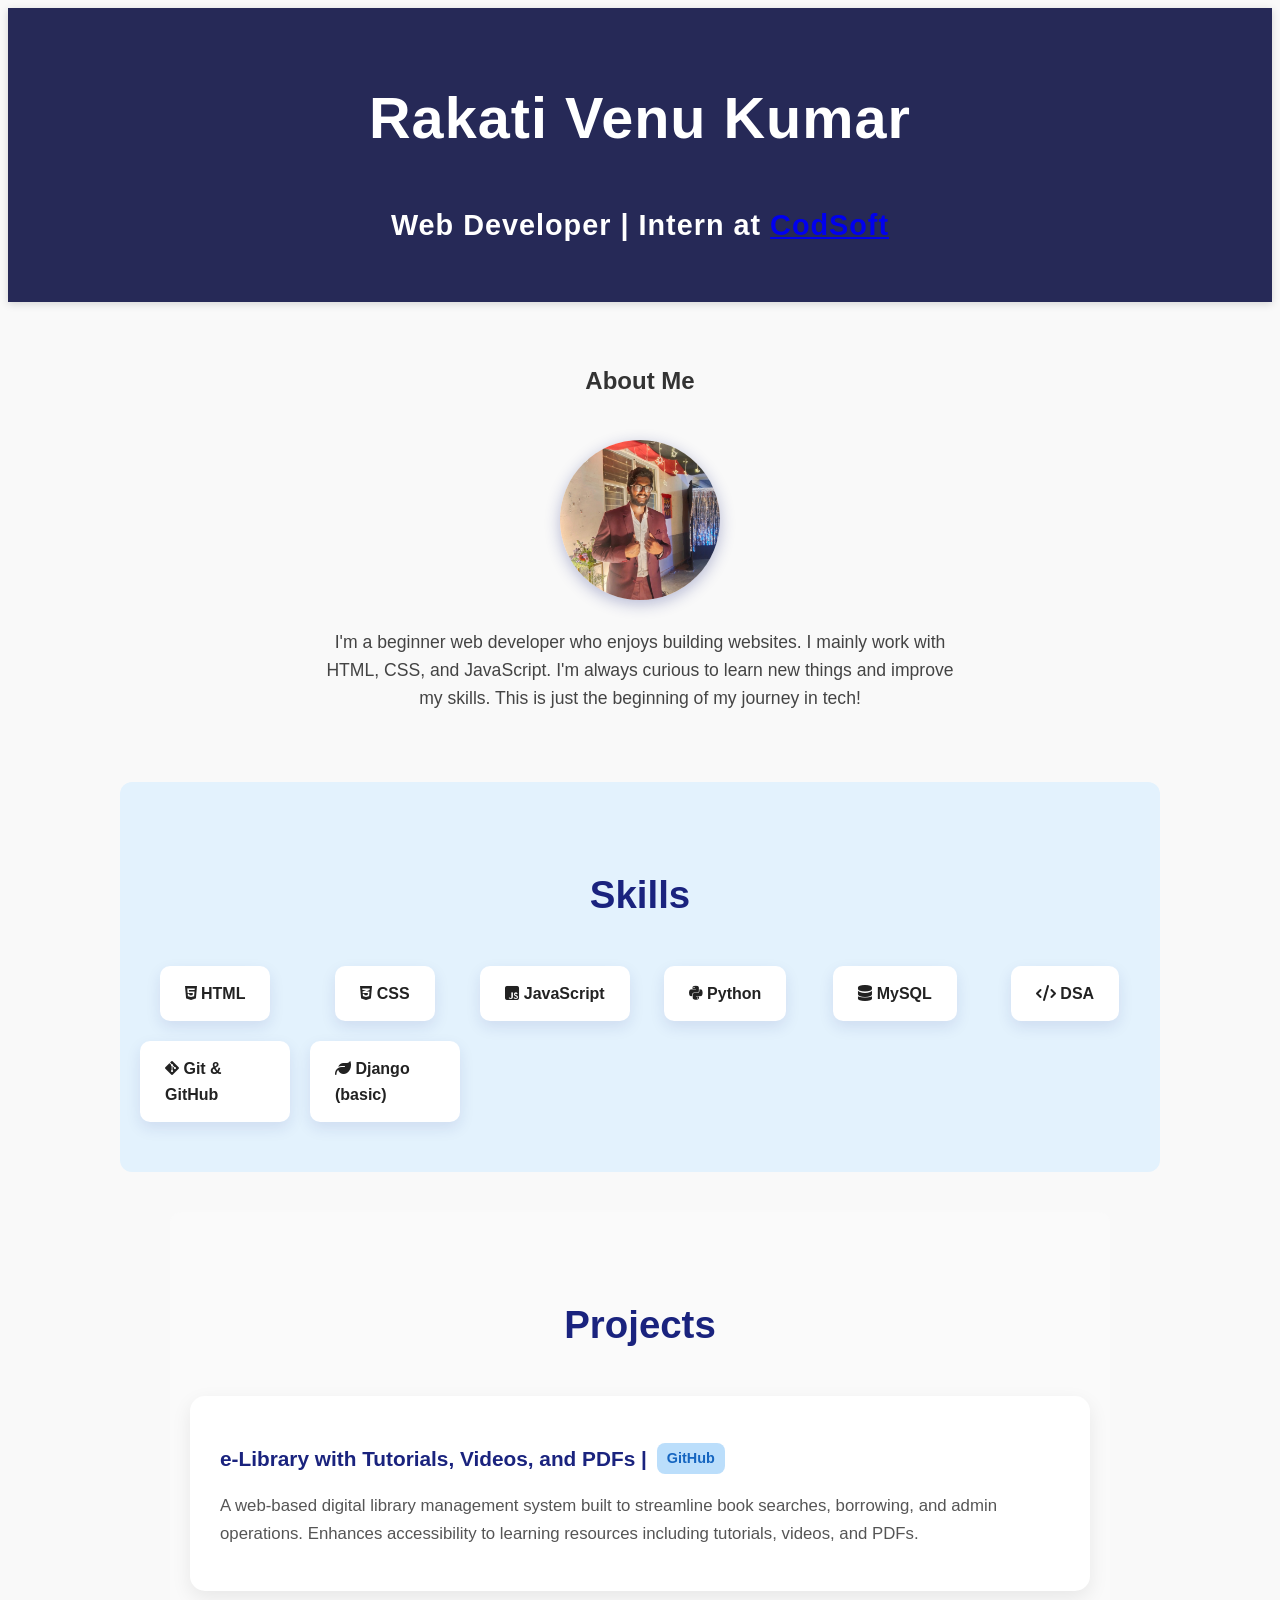
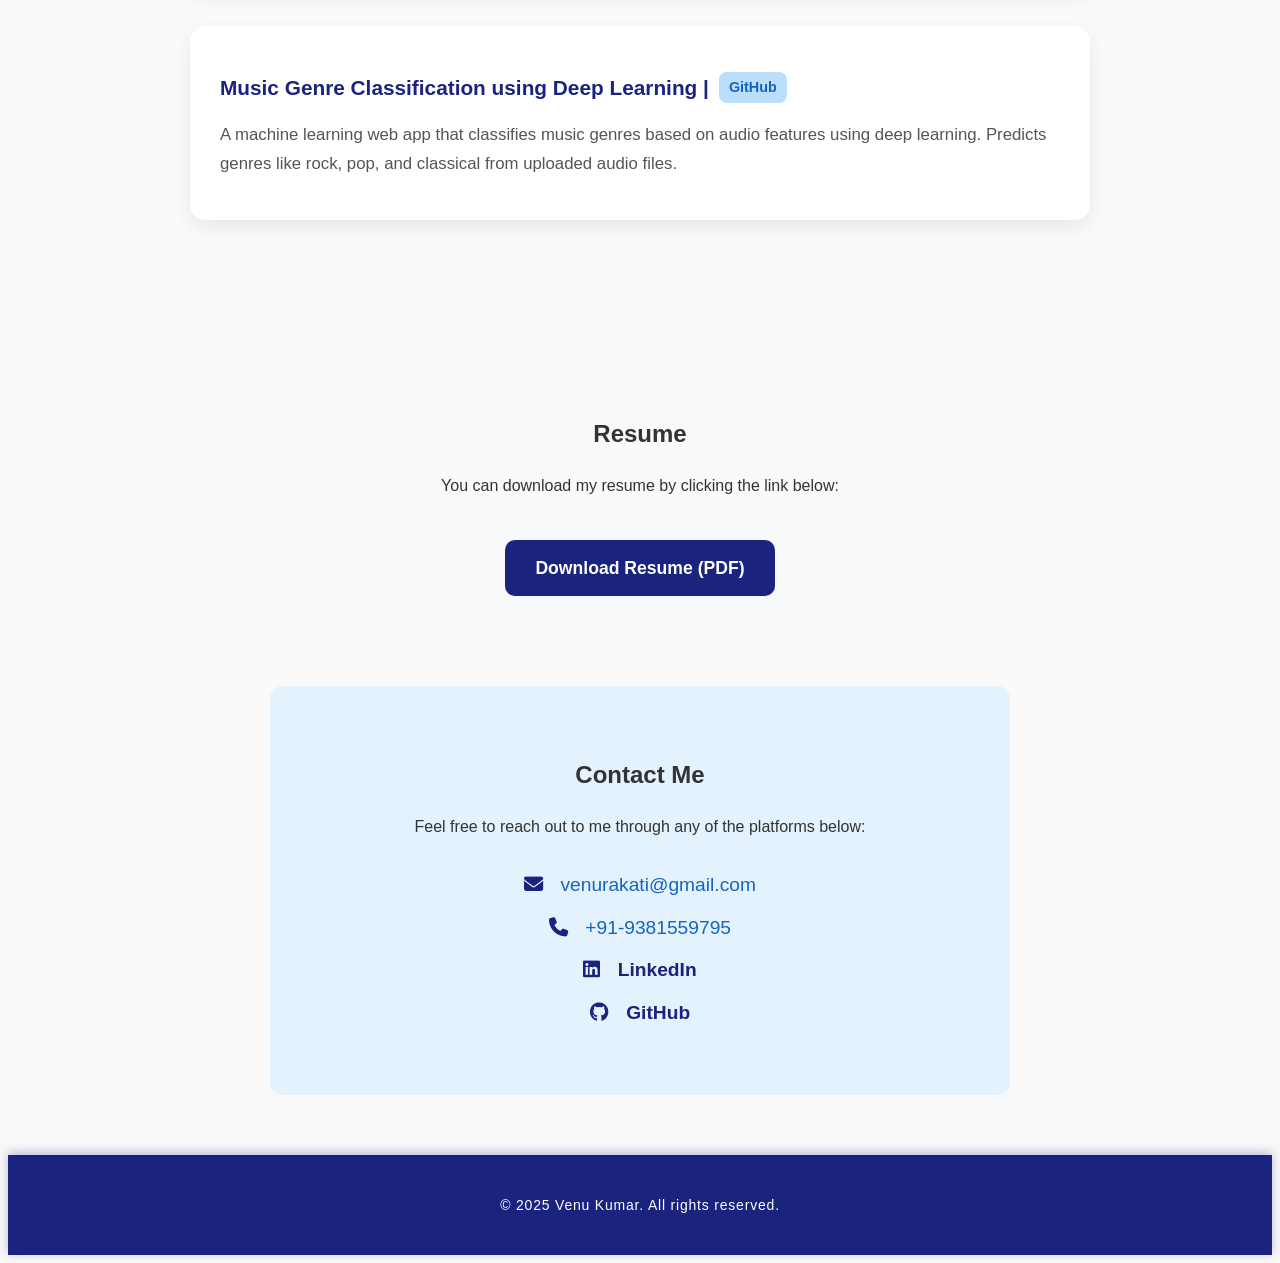
<file: Level1_Task1_PersonalPortfolio/index.html>
<!DOCTYPE html>
<html lang="en">
<head>
    <meta charset="UTF-8">
    <meta name="viewport" content="width=device-width, initial-scale=1.0">
    <title>My Portfolio</title>
    <link rel="stylesheet" href="style.css">

    <!-- Font Awesome CDN for icons -->
    <link
        rel="stylesheet"
        href="https://cdnjs.cloudflare.com/ajax/libs/font-awesome/6.4.0/css/all.min.css"
    />
</head>
<body>
    <!-- Header -->
    <header>
    <h1>Rakati Venu Kumar</h1>
    <p>Web Developer  |  Intern at <a href="https://www.codsoft.com/" target="_blank">CodSoft</a></p>
    </header>

    <!-- About Section -->
     <section id="about">
        <h2>About Me</h2>
        <img src="assets/profile.jpg" alt="Profile Photo" width="150" />
        <p>I'm a beginner web developer who enjoys building websites. I mainly work with HTML, CSS, and JavaScript. I'm always curious to learn new things and improve my skills. This is just the beginning of my journey in tech!</p>
    </section>

    <!-- Skills Section -->
    <section id="skills">
        <h2>Skills</h2>
        <div class="skills-grid">
            <div class="skill"><i class="fab fa-html5"></i> HTML</div>
            <div class="skill"><i class="fab fa-css3-alt"></i> CSS</div>
            <div class="skill"><i class="fab fa-js-square"></i> JavaScript</div>
            <div class="skill"><i class="fab fa-python"></i> Python</div>
            <div class="skill"><i class="fas fa-database"></i> MySQL</div>
            <div class="skill"><i class="fas fa-code"></i> DSA</div>
            <div class="skill"><i class="fab fa-git-alt"></i> Git & GitHub</div>
            <div class="skill"><i class="fas fa-leaf"></i> Django (basic)</div>
    </div>
    </section>


    <!-- Projects Section -->
    <section id="projects">
        <h2>Projects</h2>
        
        <div class="project">
            <h3>e-Library with Tutorials, Videos, and PDFs |
                <a href="https://github.com/Venukumar23/e-Library" target="_blank" class="github-link">GitHub</a>
            </h3>
            <p>
            A web-based digital library management system built to streamline book searches,
            borrowing, and admin operations. Enhances accessibility to learning resources
            including tutorials, videos, and PDFs.
            </p>
        </div>

        <div class="project">
            <h3>Music Genre Classification using Deep Learning |
                <a href="https://github.com/Venukumar23/Music-Genre-Classification" target="_blank" class="github-link">GitHub</a>
            </h3>
            <p>
            A machine learning web app that classifies music genres based on audio features
            using deep learning. Predicts genres like rock, pop, and classical from uploaded audio files.
            </p>
        </div>
    </section>

    <!-- Resume Section -->
    <section id="resume">
        <h2>Resume</h2>
        <p>You can download my resume by clicking the link below:</p>
        <a href="assets/VenuResume.pdf" download class="resume-btn">Download Resume (PDF)</a>
    </section>

    <!-- Contact Section -->
    <section id="contact">
        <h2>Contact Me</h2>
        <p>Feel free to reach out to me through any of the platforms below:</p>
    
        <ul class="contact-list">
            <li><i class="fas fa-envelope"></i> venurakati@gmail.com</li>
            <li><i class="fas fa-phone"></i> +91-9381559795</li>
            <li>
            <i class="fab fa-linkedin"></i>
            <a href="https://www.linkedin.com/in/rakati-venu-kumar-0748bb302/" target="_blank">LinkedIn</a>
            </li>
            <li>
            <i class="fab fa-github"></i>
            <a href="https://github.com/Venukumar23" target="_blank">GitHub</a>
            </li>
        </ul>
    </section>

    <!-- Footer -->
    <footer>
        <p>&copy; 2025 Venu Kumar. All rights reserved.</p>
    </footer>

</body>
</html>
</file>
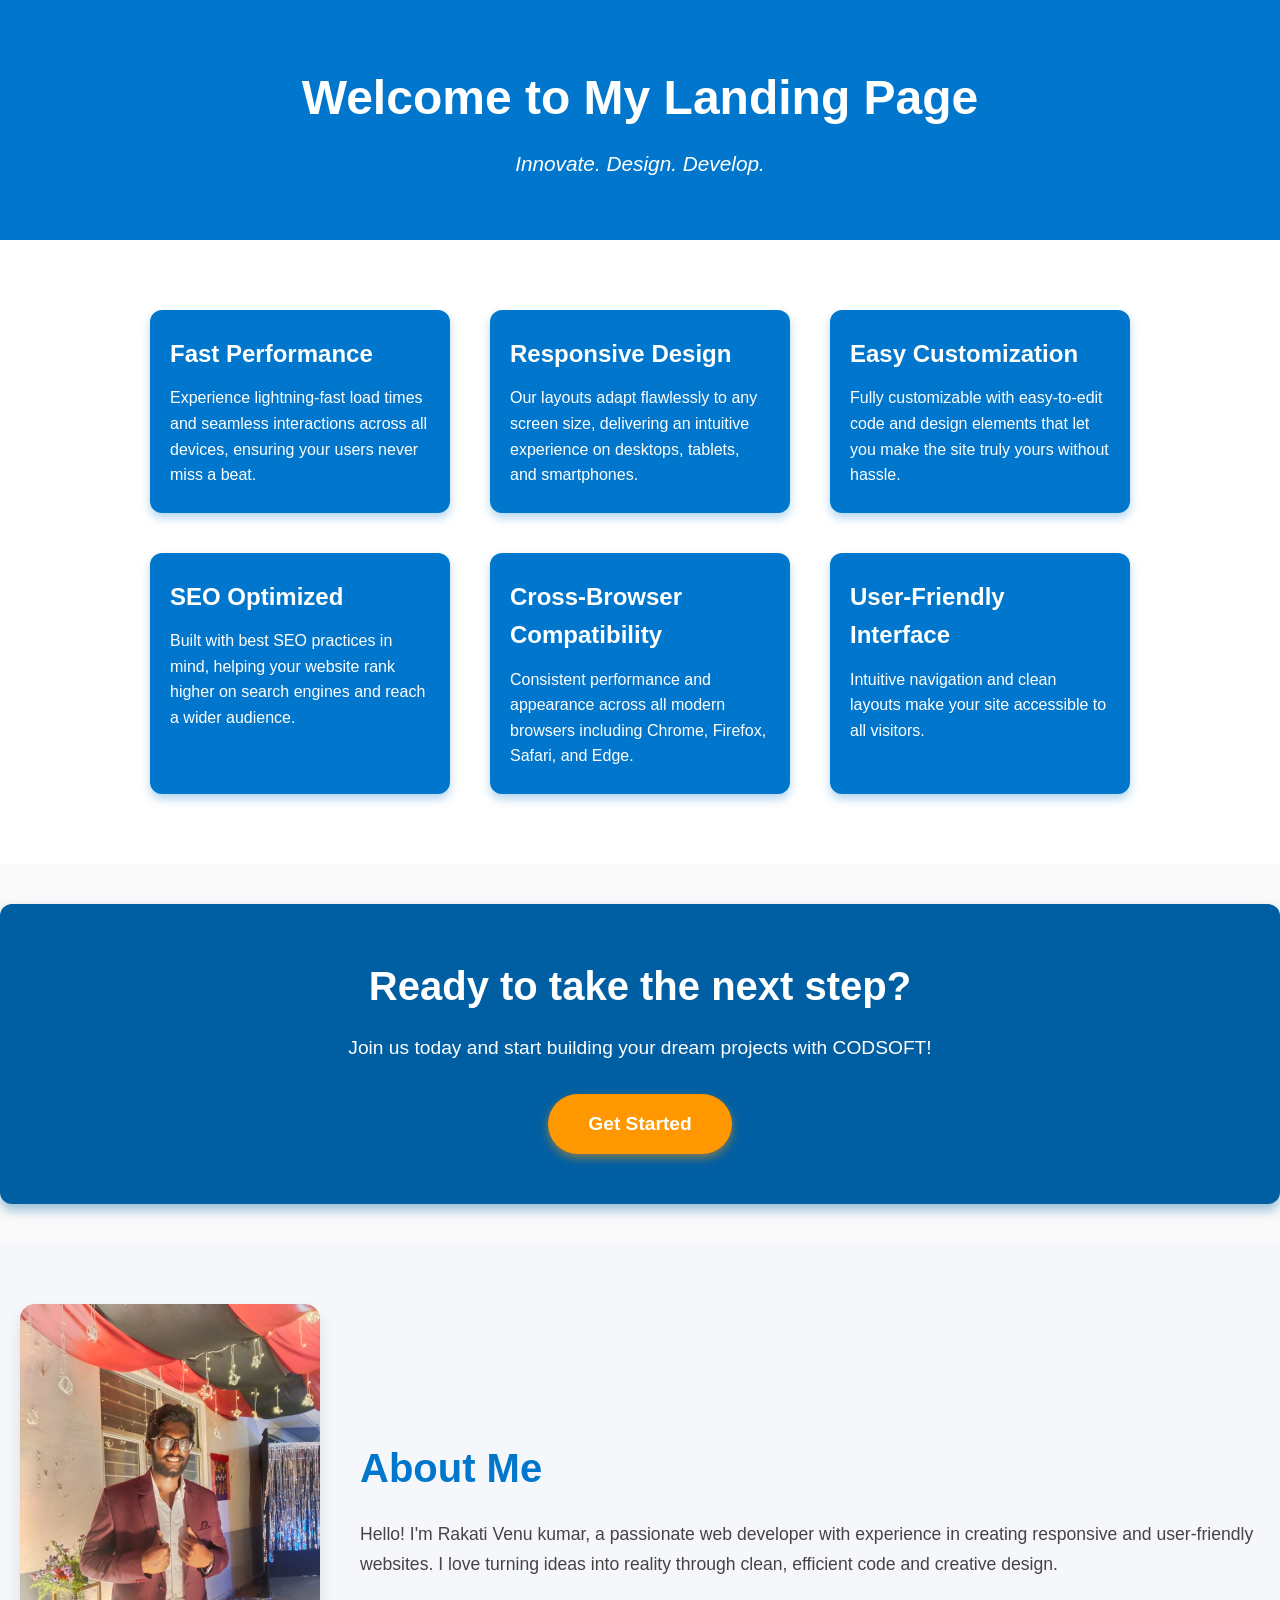
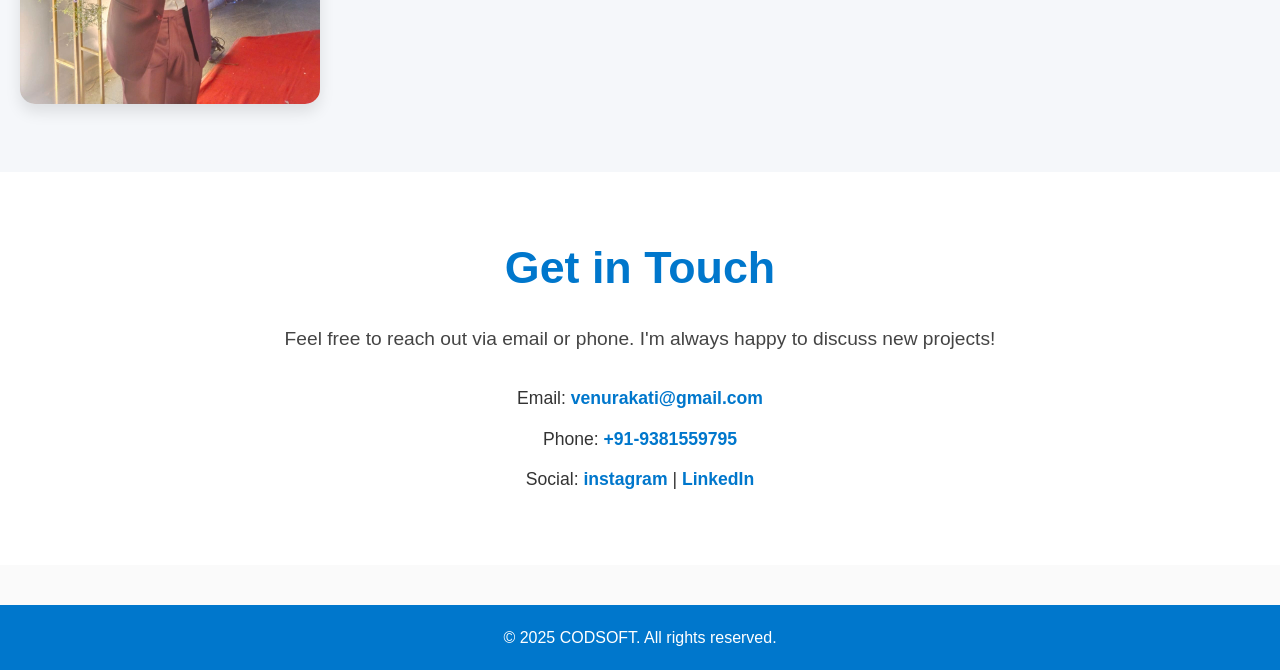
<file: Level1_Task2_LandingPage/index.html>
<!DOCTYPE html>
<html lang="en">
<head>
  <meta charset="UTF-8" />
  <meta name="viewport" content="width=device-width, initial-scale=1.0"/>
  <title>Landing Page</title>
  <link rel="stylesheet" href="style.css" />
</head>
<body>
    <header>
        <h1>Welcome to My Landing Page</h1>
        <p>Innovate. Design. Develop.</p>
    </header>

    <section class="features">
        <div class="feature-box">
            <h2>Fast Performance</h2>
            <p>Experience lightning-fast load times and seamless interactions across all devices, ensuring your users never miss a beat.</p>
        </div>
        <div class="feature-box">
            <h2>Responsive Design</h2>
            <p>Our layouts adapt flawlessly to any screen size, delivering an intuitive experience on desktops, tablets, and smartphones.</p>
        </div>
        <div class="feature-box">
            <h2>Easy Customization</h2>
            <p>Fully customizable with easy-to-edit code and design elements that let you make the site truly yours without hassle.</p>
        </div>
        <div class="feature-box">
            <h2>SEO Optimized</h2>
            <p>Built with best SEO practices in mind, helping your website rank higher on search engines and reach a wider audience.</p>
        </div>
        <div class="feature-box">
            <h2>Cross-Browser Compatibility</h2>
            <p>Consistent performance and appearance across all modern browsers including Chrome, Firefox, Safari, and Edge.</p>
        </div>
        <div class="feature-box">
            <h2>User-Friendly Interface</h2>
            <p>Intuitive navigation and clean layouts make your site accessible to all visitors.</p>
        </div>
    </section>

    <section class="cta">
        <h2>Ready to take the next step?</h2>
        <p>Join us today and start building your dream projects with CODSOFT!</p>
        <a href="#" class="cta-button">Get Started</a>
    </section>

    <section class="about">
        <div class="about-image">
            <img src="Details/profile.jpg" alt="Your Name">
        </div>
        <div class="about-text">
            <h2>About Me</h2>
            <p>Hello! I'm Rakati Venu kumar, a passionate web developer with experience in creating responsive and user-friendly websites. I love turning ideas into reality through clean, efficient code and creative design.</p>
        </div>
    </section>

    <section class="contact">
        <h2>Get in Touch</h2>
        <p>Feel free to reach out via email or phone. I'm always happy to discuss new projects!</p>
        <ul>
            <li>Email: <a href="mailto:venurakati@gmail.com">venurakati@gmail.com</a></li>
            <li>Phone: <a href="tel:+91-9381559795">+91-9381559795</a></li>
            <li>Social: 
                <a href="https://www.instagram.com/venukumar_23/" target="_blank" rel="noopener">instagram</a> | 
                <a href="https://www.linkedin.com/in/rakati-venu-kumar-0748bb302/" target="_blank" rel="noopener">LinkedIn</a>
            </li>
        </ul>
    </section>

    <footer>
        <p>&copy; 2025 CODSOFT. All rights reserved.</p>
    </footer>
</body>
</html>
</file>
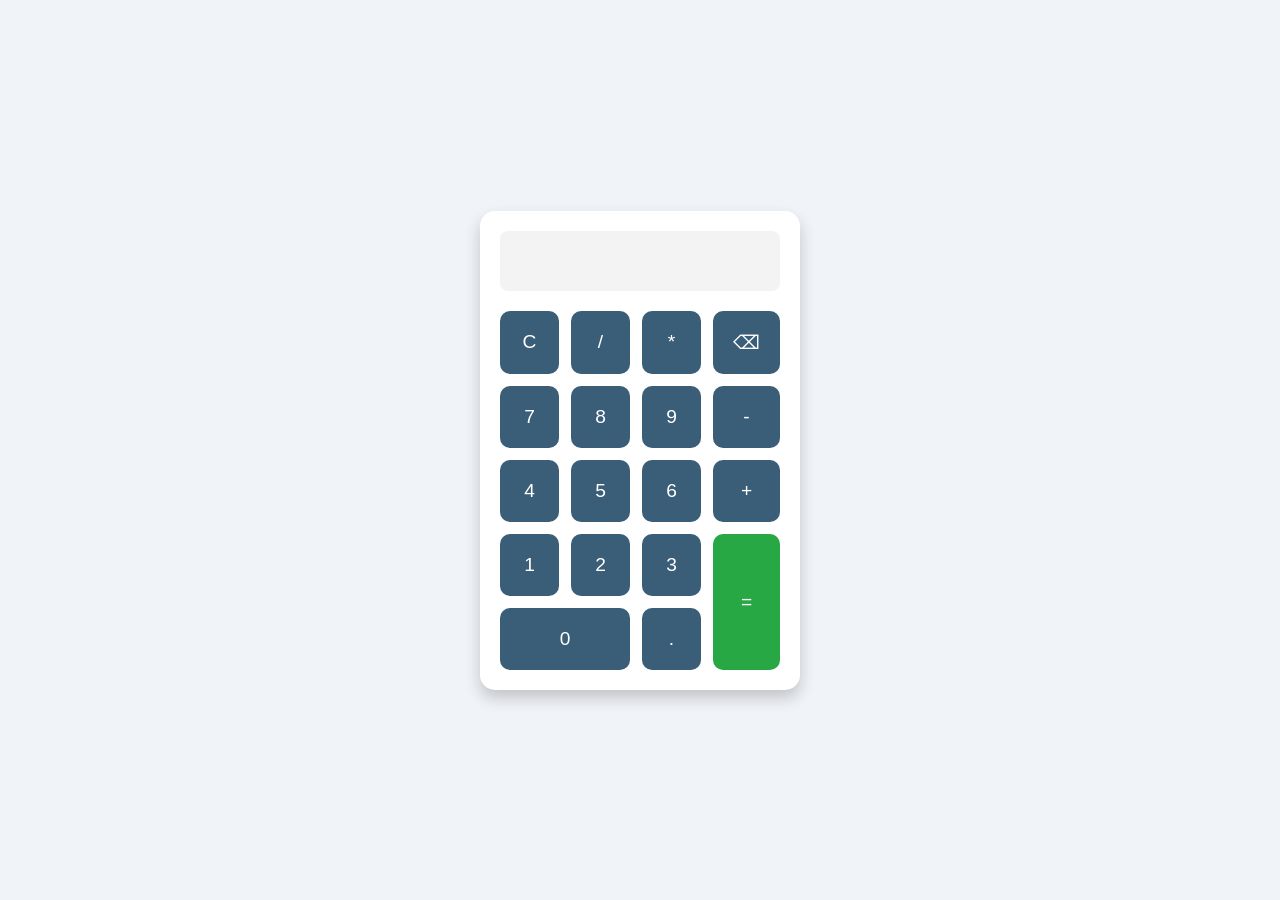
<file: level1_Task3_Calculator/index.html>
<!DOCTYPE html>
<html lang="en">
<head>
  <meta charset="UTF-8" />
  <meta name="viewport" content="width=device-width, initial-scale=1.0"/>
  <title>Calculator</title>
  <link rel="stylesheet" href="style.css" />
</head>
<body>
  <div class="calculator">
    <input type="text" id="display" disabled />

    <div class="buttons">
      <button class="btn" onclick="clearDisplay()">C</button>
      <button class="btn" onclick="appendValue('/')">/</button>
      <button class="btn" onclick="appendValue('*')">*</button>
      <button class="btn" onclick="deleteLast()">⌫</button>

      <button class="btn" onclick="appendValue('7')">7</button>
      <button class="btn" onclick="appendValue('8')">8</button>
      <button class="btn" onclick="appendValue('9')">9</button>
      <button class="btn" onclick="appendValue('-')">-</button>

      <button class="btn" onclick="appendValue('4')">4</button>
      <button class="btn" onclick="appendValue('5')">5</button>
      <button class="btn" onclick="appendValue('6')">6</button>
      <button class="btn" onclick="appendValue('+')">+</button>

      <button class="btn" onclick="appendValue('1')">1</button>
      <button class="btn" onclick="appendValue('2')">2</button>
      <button class="btn" onclick="appendValue('3')">3</button>
      <button class="btn equal" onclick="calculate()">=</button>

      <button class="btn zero" onclick="appendValue('0')">0</button>
      <button class="btn" onclick="appendValue('.')">.</button>
    </div>
  </div>

  <script src="script.js"></script>
</body>
</html>
</file>
<file: Level1_Task1_PersonalPortfolio/style.css>
body {
  background-color: #f9f9f9;
  color: #333;
  font-family: 'Segoe UI', Tahoma, Geneva, Verdana, sans-serif;
  line-height: 1.6; /* easier reading */
}

/* Header */
header {
  background-color: #262957; /* deeper blue for stronger header */
  color: #fff;
  padding: 25px 20px;
  text-align: center;
  font-weight: 700;
  font-size: 1.8rem;
  letter-spacing: 1px;
  box-shadow: 0 2px 8px rgba(0,0,0,0.15);
}

/* About Section */
#about {
  text-align: center;
  padding: 40px 20px;
  max-width: 900px;
  margin: 0 auto;
}

#about img {
  border-radius: 50%;
  margin: 20px 0;
  width: 160px;
  height: 160px;
  object-fit: cover;
  box-shadow: 0 4px 15px rgba(26, 35, 126, 0.3);
}

#about p {
  max-width: 650px;
  margin: 0 auto;
  font-size: 1.1rem;
  color: #444;
}

/* Skills Section */
#skills {
  padding: 50px 20px;
  background-color: #e3f2fd; /* softer blue */
  border-radius: 12px;
  max-width: 1000px;
  margin: 30px auto;
}

#skills h2 {
  text-align: center;
  font-size: 2.4rem;
  margin-bottom: 40px;
  color: #1a237e;
}

.skills-grid {
  display: grid;
  grid-template-columns: repeat(auto-fit, minmax(140px, 1fr));
  gap: 20px;
  justify-items: center;
}

.skill {
  background-color: #fff;
  padding: 15px 25px;
  border-radius: 10px;
  box-shadow: 0 6px 15px rgba(26, 35, 126, 0.1);
  font-weight: 600;
  color: #222;
  cursor: default;
  transition: transform 0.3s ease, background-color 0.3s ease;
}

.skill:hover {
  transform: scale(1.1);
  background-color: #bbdefb;
}

/* Projects Section */
#projects {
  padding: 50px 20px;
  background-color: #fafafa;
  border-radius: 12px;
  max-width: 900px;
  margin: 40px auto;
}

#projects h2 {
  text-align: center;
  font-size: 2.4rem;
  margin-bottom: 40px;
  color: #1a237e;
}

.project {
  margin-bottom: 35px;
  padding: 25px 30px;
  background-color: #fff;
  border-radius: 15px;
  box-shadow: 0 7px 20px rgba(0, 0, 0, 0.08);
  transition: transform 0.3s ease, box-shadow 0.3s ease;
}

.project:hover {
  transform: translateY(-6px);
  box-shadow: 0 14px 28px rgba(0, 0, 0, 0.12);
}

.project h3 {
  font-size: 1.3rem;
  color: #1a237e;
  display: flex;
  align-items: center;
  gap: 10px;
  margin-bottom: 15px;
}

.project p {
  font-size: 1.05rem;
  color: #555;
  line-height: 1.7;
}

/* GitHub link */
.github-link {
  font-size: 0.9rem;
  color: #1565c0;
  text-decoration: none;
  background-color: #bbdefb;
  padding: 4px 10px;
  border-radius: 8px;
  transition: background-color 0.3s ease;
}

.github-link:hover {
  background-color: #90caf9;
  text-decoration: underline;
}

/* Resume Section */
#resume {
  text-align: center;
  padding: 50px 20px;
  background-color: #f8f9fa;
  max-width: 800px;
  margin: 40px auto;
}

.resume-btn {
  display: inline-block;
  margin-top: 25px;
  padding: 14px 30px;
  background-color: #1a237e;
  color: white;
  text-decoration: none;
  border-radius: 10px;
  font-weight: 600;
  font-size: 1.1rem;
  transition: background-color 0.3s ease;
}

.resume-btn:hover {
  background-color: #283593;
}

/* Contact Section */
#contact {
  padding: 50px 20px;
  background-color: #e3f2fd;
  text-align: center;
  max-width: 700px;
  margin: 40px auto 60px;
  border-radius: 12px;
}

.contact-list {
  list-style: none;
  padding: 0;
  margin-top: 30px;
}

.contact-list li {
  margin: 12px 0;
  font-size: 1.2rem;
  color: #1565c0;
}

.contact-list i {
  margin-right: 12px;
  color: #1a237e;
}

.contact-list a {
  color: #1a237e;
  text-decoration: none;
  font-weight: 600;
}

.contact-list a:hover {
  text-decoration: underline;
  color: #283593;
}

/* Footer */
footer {
  background-color: #1a237e;
  color: #fff;
  text-align: center;
  padding: 25px 20px;
  font-size: 14px;
  font-weight: 500;
  letter-spacing: 0.8px;
  margin-top: 60px;
  box-shadow: 0 -2px 10px rgba(26, 35, 126, 0.3);
}
</file>
<file: Level1_Task2_LandingPage/style.css>
/* Reset */
* {
  margin: 0;
  padding: 0;
  box-sizing: border-box;
}

/* Body */
body {
  font-family: 'Segoe UI', Tahoma, Geneva, Verdana, sans-serif;
  color: #333;
  line-height: 1.6;
  background: #fafafa;
}

/* Header */
header {
  background-color: #0077cc;
  color: white;
  padding: 60px 20px;
  text-align: center;
  box-shadow: 0 4px 6px rgba(0,0,0,0.1);
}

header h1 {
  font-size: 3rem;
  margin-bottom: 10px;
}

header p {
  font-size: 1.3rem;
  font-style: italic;
}

/* Features Section */
.features {
  display: flex;
  flex-wrap: wrap;         /* Allow items to wrap */
  justify-content: center; /* Center items */
  gap: 20px;               /* Spacing between feature boxes */
  padding: 60px 20px;
  background: #fff;
}

.feature-box {
  background: #0077cc;
  color: white;
  flex: 1 1 280px;        /* Flex grow/shrink with base width */
  max-width: 300px;       /* Maximum width */
  margin: 10px;
  padding: 25px 20px;
  border-radius: 12px;
  box-shadow: 0 5px 10px rgba(0,119,204,0.3);
  transition: transform 0.3s ease;
}

.feature-box:hover {
  transform: translateY(-8px);
}

.feature-box h2 {
  margin-bottom: 12px;
}

.feature-box p {
  font-size: 1rem;
}

/* CTA Section */
.cta {
  background-color: #005fa3;
  color: white;
  text-align: center;
  padding: 50px 20px;
  margin: 40px 0;
  border-radius: 12px;
  box-shadow: 0 6px 12px rgba(0,95,163,0.4);
}

.cta h2 {
  font-size: 2.5rem;
  margin-bottom: 15px;
}

.cta p {
  font-size: 1.2rem;
  margin-bottom: 30px;
}

.cta-button {
  display: inline-block;
  background-color: #ff9800;
  color: #fff;
  padding: 15px 40px;
  font-size: 1.2rem;
  border-radius: 50px;
  text-decoration: none;
  font-weight: bold;
  box-shadow: 0 4px 10px rgba(255,152,0,0.5);
  transition: background-color 0.3s ease, transform 0.3s ease;
}

.cta-button:hover {
  background-color: #e68900;
  transform: scale(1.05);
}

/* About Section */
.about {
  display: flex;
  align-items: center;
  padding: 60px 20px;
  gap: 40px;
  background-color: #f5f7fa;
  flex-wrap: wrap;
}

.about-image img {
  max-width: 300px;
  width: 100%;
  border-radius: 15px;
  box-shadow: 0 8px 15px rgba(0,0,0,0.1);
}

.about-text {
  flex: 1;
  min-width: 280px;
}

.about-text h2 {
  font-size: 2.5rem;
  margin-bottom: 20px;
  color: #0077cc;
}

.about-text p {
  font-size: 1.1rem;
  color: #444;
  line-height: 1.7;
}

/* Contact Section */
.contact {
  background-color: #fff;
  padding: 60px 20px;
  text-align: center;
}

.contact h2 {
  font-size: 2.8rem;
  margin-bottom: 20px;
  color: #0077cc;
}

.contact p {
  font-size: 1.2rem;
  margin-bottom: 30px;
  color: #444;
}

.contact ul {
  list-style: none;
  font-size: 1.1rem;
  color: #333;
  padding: 0;
}

.contact ul li {
  margin-bottom: 12px;
}

.contact a {
  color: #0077cc;
  text-decoration: none;
  font-weight: 600;
  transition: color 0.3s ease;
}

.contact a:hover {
  color: #005fa3;
  text-decoration: underline;
}

/* Footer */
footer {
  background-color: #0077cc;
  color: white;
  text-align: center;
  padding: 20px 10px;
  font-size: 1rem;
  margin-top: 40px;
}

footer p {
  margin: 0;
}
</file>
<file: level1_Task3_Calculator/style.css>
/* Reset and base styling */
* {
  margin: 0;
  padding: 0;
  box-sizing: border-box;
  font-family: 'Segoe UI', sans-serif;
}

body {
  background: #f0f4f8;
  display: flex;
  justify-content: center;
  align-items: center;
  height: 100vh;
}

/* Calculator container */
.calculator {
  background-color: #ffffff;
  border-radius: 15px;
  box-shadow: 0 8px 16px rgba(0, 0, 0, 0.2);
  width: 320px;
  padding: 20px;
}

/* Display screen */
#display {
  width: 100%;
  height: 60px;
  font-size: 2rem;
  text-align: right;
  padding: 10px;
  border: none;
  border-radius: 8px;
  background-color: #f3f3f3;
  margin-bottom: 20px;
}

/* Button layout */
.buttons {
  display: grid;
  grid-template-columns: repeat(4, 1fr);
  gap: 12px;
}

.btn {
  padding: 20px;
  font-size: 1.2rem;
  background-color: #3b5e78;
  color: white;
  border: none;
  border-radius: 10px;
  cursor: pointer;
  transition: background 0.3s ease;
}

.btn:hover {
  background-color: #005fa3;
}

.equal {
  grid-row: span 2;
  background-color: #28a745;
}

.equal:hover {
  background-color: #218838;
}

.zero {
  grid-column: span 2;
}
</file>
